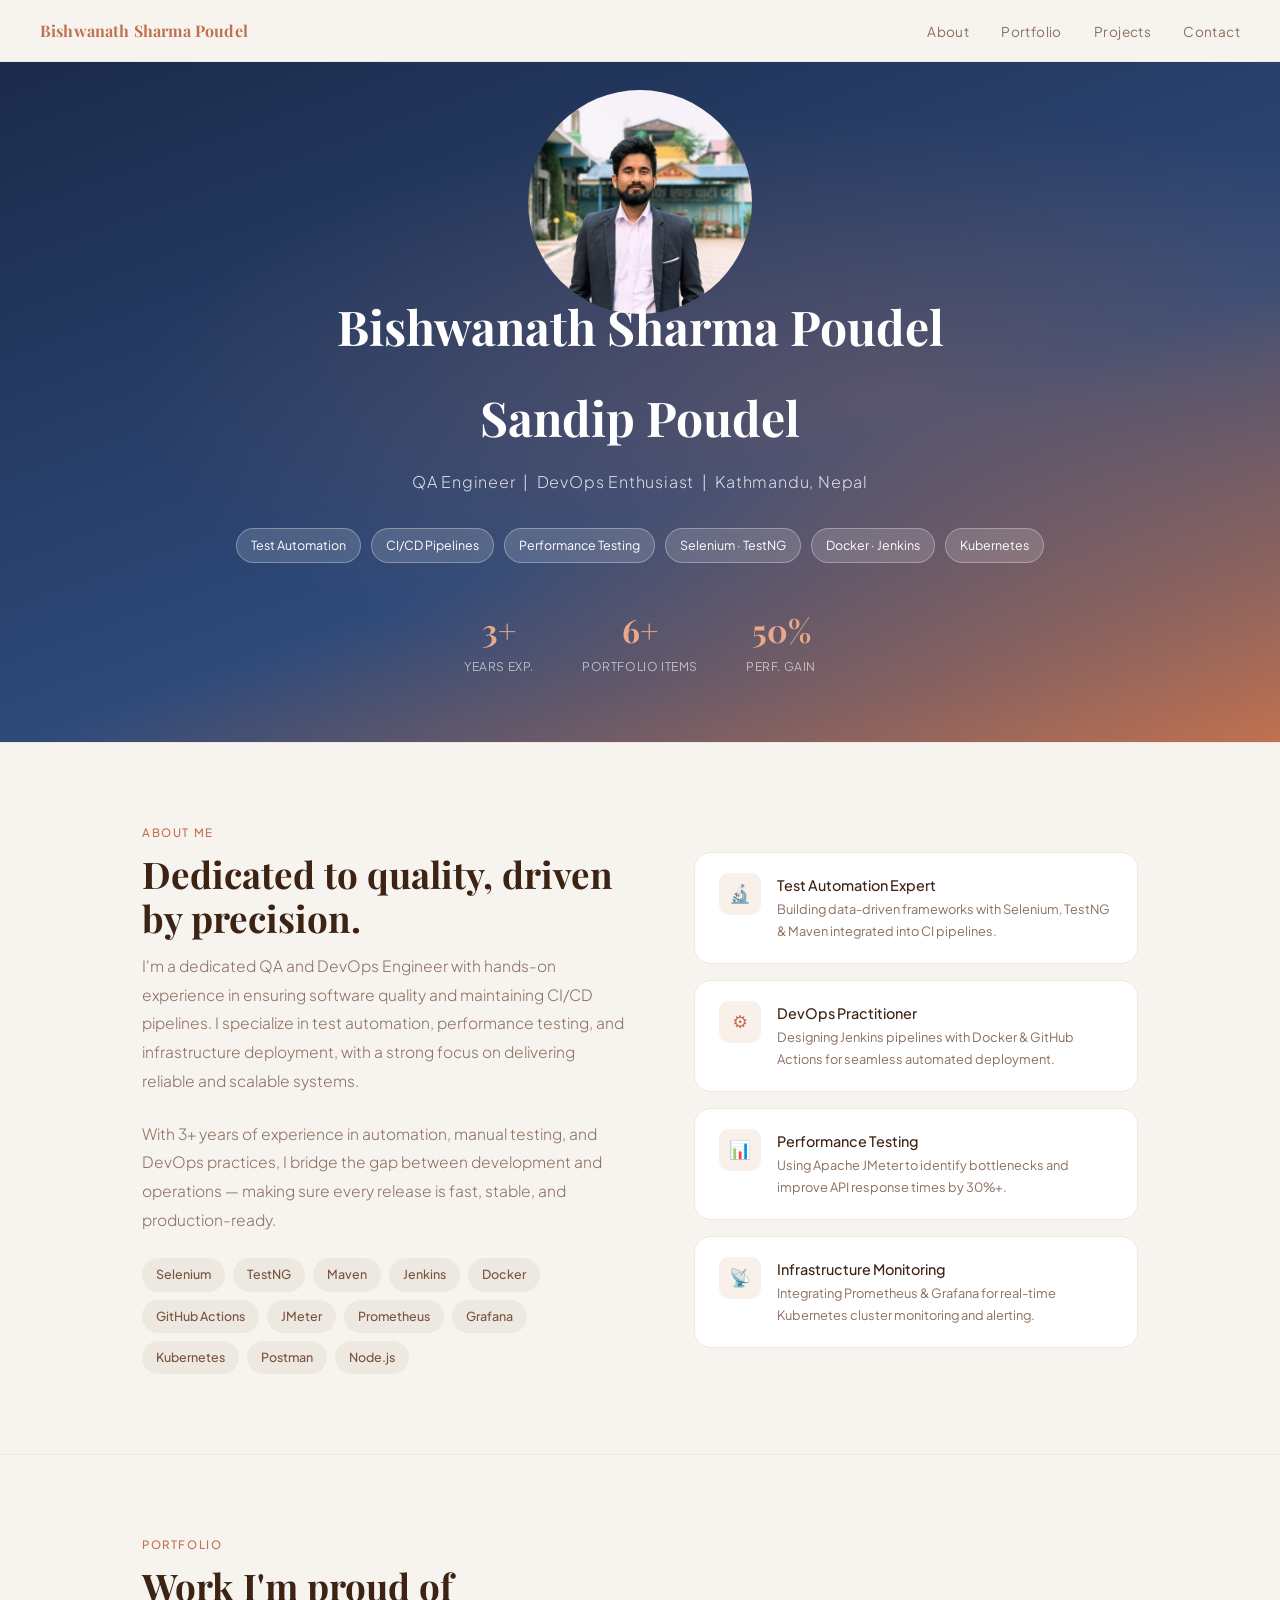
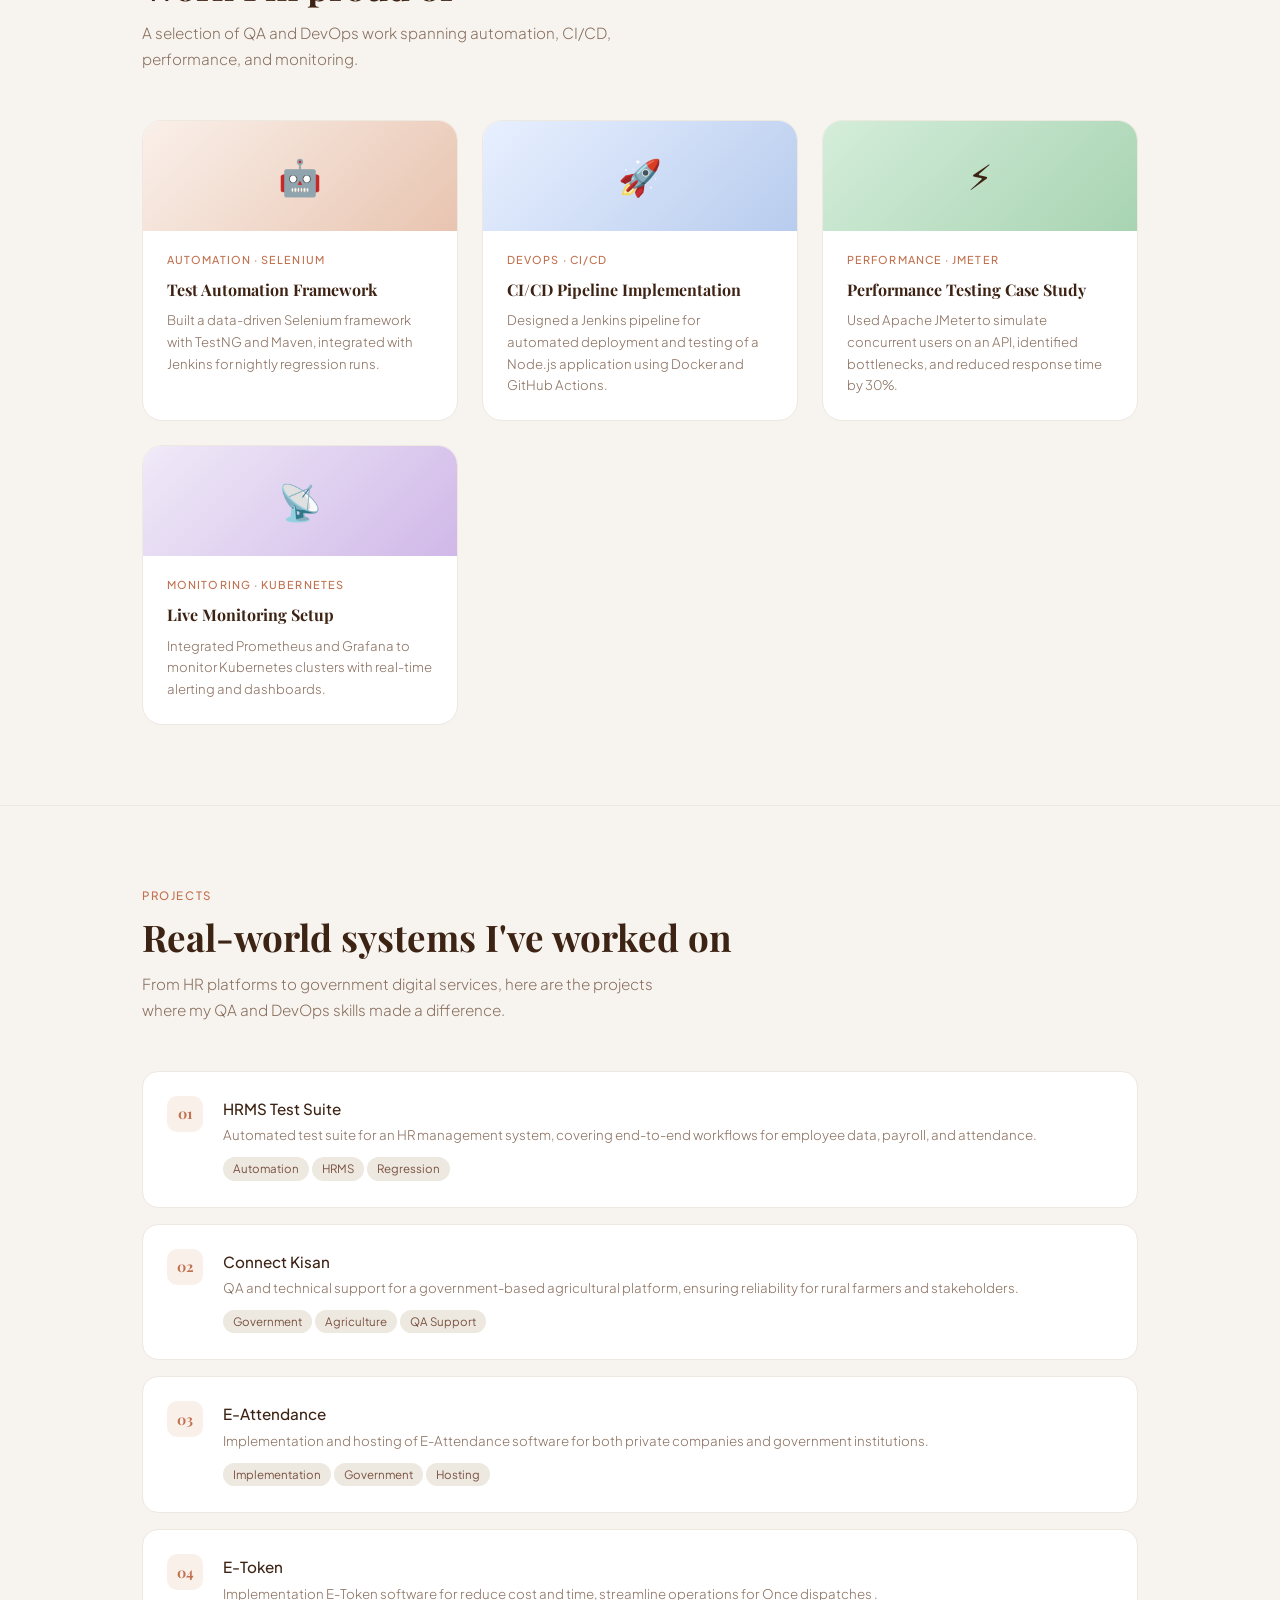
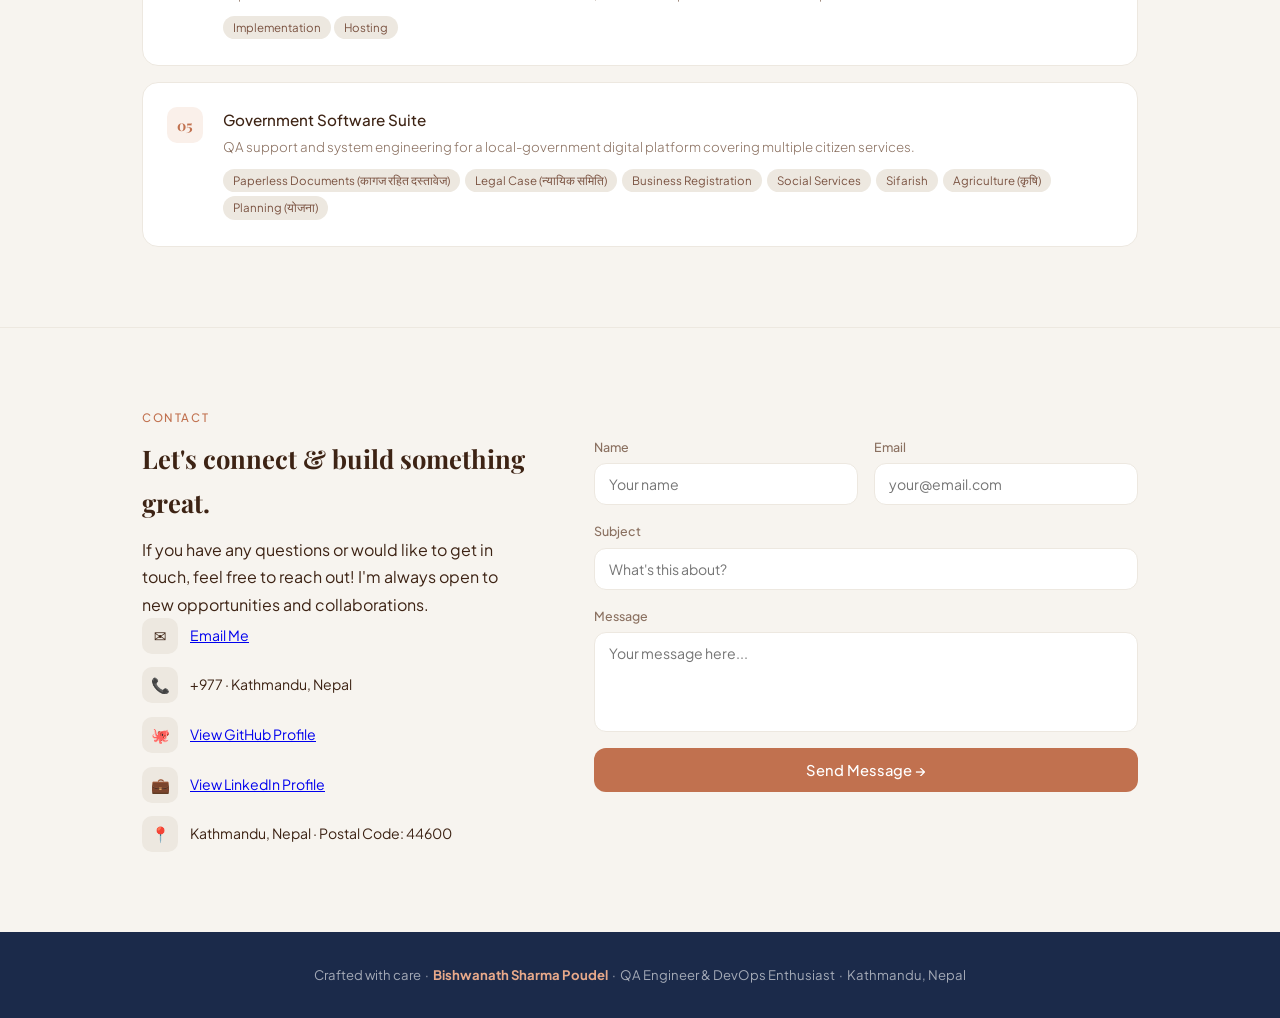
<file: index.html>
<!DOCTYPE html>
<html lang="en">
<head>
<meta charset="UTF-8"/>
<meta name="viewport" content="width=device-width, initial-scale=1.0"/>
<link href="https://fonts.googleapis.com/css2?family=Playfair+Display:wght@500;700&family=Plus+Jakarta+Sans:wght@300;400;500&display=swap" rel="stylesheet"/>
<style>
*,*::before,*::after{box-sizing:border-box;margin:0;padding:0;}
:root{
  --bg:#F7F4EF;
  --white:#FFFFFF;
  --sand:#EDE8E0;
  --terra:#C1714F;
  --terra-light:#E8A98A;
  --terra-pale:#FAF0EA;
  --brown:#3D2314;
  --brown-mid:#7A5240;
  --muted:#8A7060;
  --green:#3B7A57;
  --green-light:#D4EDDA;
  --navy:#1B2A4A;
  --serif:'Playfair Display',Georgia,serif;
  --sans:'Plus Jakarta Sans',system-ui,sans-serif;
}
html{scroll-behavior:smooth;}
body{font-family:var(--sans);background:var(--bg);color:var(--brown);line-height:1.7;font-size:16px;}

/* NAV */
nav{
  position:sticky;top:0;z-index:100;
  background:rgba(247,244,239,0.95);
  backdrop-filter:blur(10px);
  border-bottom:1px solid var(--sand);
  display:flex;align-items:center;justify-content:space-between;
  padding:0 2.5rem;height:62px;
}
.nav-logo{font-family:var(--serif);font-size:1rem;color:var(--terra);font-weight:700;letter-spacing:0.01em;}
.nav-links{display:flex;gap:2rem;list-style:none;}
.nav-links a{text-decoration:none;color:var(--muted);font-size:0.85rem;font-weight:400;transition:color 0.2s;letter-spacing:0.03em;}
.nav-links a:hover{color:var(--terra);}

/* HERO */
.hero{
  background:linear-gradient(160deg,#1B2A4A 0%,#2E4A7A 60%,#C1714F 100%);
  color:white;
  padding:5rem 2rem 4rem;
  text-align:center;
  position:relative;
  overflow:hidden;
}
.hero::before{
  content:'';position:absolute;inset:0;
  background:radial-gradient(ellipse at 70% 50%, rgba(193,113,79,0.3) 0%, transparent 60%);
}
.avatar-ring{
  width:130px;height:120px;border-radius:50%;
  background:linear-gradient(135deg,var(--terra),var(--terra-light));
  display:flex;align-items:center;justify-content:center;
  margin:0 auto 1.5rem;
  font-family:var(--serif);font-size:2.8rem;font-weight:700;
  color:white;
  border:4px solid rgba(255,255,255,0.3);
  position:relative;z-index:1;
}
.hero h1{
  font-family:var(--serif);
  font-size:clamp(2rem,4vw,3rem);
  font-weight:700;
  margin-bottom:0.6rem;
  position:relative;z-index:1;
}
  .hero h2{
  font-family:var(--serif);
  font-size:clamp(2rem,4vw,3rem);
  font-weight:700;
  margin-bottom:0.6rem;
  position:relative;z-index:1;
}
.hero-role{
  font-size:1rem;color:rgba(255,255,255,0.8);
  font-weight:300;letter-spacing:0.05em;
  margin-bottom:2rem;position:relative;z-index:1;
}
.hero-chips{display:flex;gap:10px;justify-content:center;flex-wrap:wrap;position:relative;z-index:1;margin-bottom:2.5rem;}
.chip{
  background:rgba(255,255,255,0.15);
  border:1px solid rgba(255,255,255,0.3);
  color:white;font-size:0.78rem;
  padding:6px 14px;border-radius:100px;font-weight:400;
}
.hero-stats{
  display:flex;gap:3rem;justify-content:center;
  position:relative;z-index:1;
}
.hero-stat-val{font-family:var(--serif);font-size:2rem;font-weight:700;color:var(--terra-light);}
.hero-stat-lbl{font-size:0.75rem;color:rgba(255,255,255,0.6);letter-spacing:0.05em;text-transform:uppercase;}

/* SECTION BASE */
section{max-width:1060px;margin:0 auto;padding:5rem 2rem;}
.sec-label{font-size:0.72rem;letter-spacing:0.14em;text-transform:uppercase;color:var(--terra);font-weight:500;margin-bottom:0.6rem;}
.sec-title{font-family:var(--serif);font-size:clamp(1.7rem,3vw,2.3rem);font-weight:700;margin-bottom:0.75rem;line-height:1.2;}
.sec-sub{color:var(--muted);font-size:0.95rem;font-weight:300;margin-bottom:3rem;max-width:540px;}
.divider{border:none;border-top:1px solid var(--sand);margin:0;}

/* ABOUT */
.about-grid{display:grid;grid-template-columns:1.1fr 1fr;gap:4rem;align-items:start;}
.about-bio{color:var(--muted);font-weight:300;font-size:0.97rem;line-height:1.85;margin-bottom:1.5rem;}
.skills-grid{display:flex;flex-wrap:wrap;gap:8px;margin-top:1.5rem;}
.skill-pill{
  background:var(--sand);color:var(--brown-mid);
  font-size:0.78rem;padding:6px 14px;border-radius:100px;font-weight:500;
}
.about-cards{display:flex;flex-direction:column;gap:1rem;}
.about-card{
  background:var(--white);border:1px solid var(--sand);
  border-radius:16px;padding:1.25rem 1.5rem;
  display:flex;gap:1rem;align-items:flex-start;
}
.about-card-icon{
  width:42px;height:42px;border-radius:10px;
  background:var(--terra-pale);color:var(--terra);
  display:flex;align-items:center;justify-content:center;
  font-size:1.1rem;flex-shrink:0;
}
.about-card-title{font-weight:500;font-size:0.9rem;margin-bottom:2px;}
.about-card-desc{font-size:0.8rem;color:var(--muted);}

/* PORTFOLIO */
.portfolio-grid{display:grid;grid-template-columns:repeat(auto-fit,minmax(270px,1fr));gap:1.5rem;}
.port-card{
  background:var(--white);border:1px solid var(--sand);
  border-radius:20px;overflow:hidden;
  transition:transform 0.2s,box-shadow 0.2s;
}
.port-card:hover{transform:translateY(-4px);box-shadow:0 12px 32px rgba(61,35,20,0.1);}
.port-thumb{
  height:110px;display:flex;align-items:center;justify-content:center;font-size:2.2rem;
}
.pt1{background:linear-gradient(135deg,#FAF0EA,#E8C4B0);}
.pt2{background:linear-gradient(135deg,#E8F0FF,#B8CCEE);}
.pt3{background:linear-gradient(135deg,#D4EDDA,#A8D4B2);}
.pt4{background:linear-gradient(135deg,#F0EAF8,#D0B8E8);}
.port-body{padding:1.25rem 1.5rem 1.5rem;}
.port-tag{font-size:0.68rem;letter-spacing:0.1em;text-transform:uppercase;color:var(--terra);font-weight:500;margin-bottom:0.4rem;}
.port-title{font-family:var(--serif);font-size:1rem;font-weight:700;margin-bottom:0.4rem;}
.port-desc{font-size:0.82rem;color:var(--muted);font-weight:300;line-height:1.65;}

/* PROJECTS */
.projects-list{display:flex;flex-direction:column;gap:1rem;}
.project-item{
  background:var(--white);border:1px solid var(--sand);
  border-radius:16px;padding:1.5rem;
  display:flex;gap:1.25rem;align-items:flex-start;
  transition:border-color 0.2s;
}
.project-item:hover{border-color:var(--terra-light);}
.proj-num{
  width:36px;height:36px;border-radius:10px;
  background:var(--terra-pale);color:var(--terra);
  display:flex;align-items:center;justify-content:center;
  font-family:var(--serif);font-size:0.9rem;font-weight:700;flex-shrink:0;
}
.proj-title{font-weight:500;font-size:0.95rem;margin-bottom:3px;}
.proj-desc{font-size:0.83rem;color:var(--muted);font-weight:300;}
.proj-sub{font-size:0.78rem;color:var(--muted);margin-top:0.5rem;}
.proj-sub span{
  display:inline-block;background:var(--sand);color:var(--brown-mid);
  padding:2px 10px;border-radius:100px;margin:2px 3px 2px 0;font-size:0.72rem;
}

/* CONTACT */
.contact-wrap{display:grid;grid-template-columns:1fr 1.4fr;gap:4rem;align-items:start;}
.contact-info-title{font-family:var(--serif);font-size:1.6rem;font-weight:700;margin-bottom:0.75rem;}
.contact-info p{color:var(--muted);font-weight:300;font-size:0.93rem;margin-bottom:1.75rem;}
.contact-links{display:flex;flex-direction:column;gap:0.85rem;}
.contact-row{display:flex;align-items:center;gap:0.75rem;font-size:0.88rem;color:var(--brown);}
.contact-icon{
  width:36px;height:36px;border-radius:10px;
  background:var(--sand);display:flex;align-items:center;justify-content:center;
  font-size:0.95rem;flex-shrink:0;
}
.contact-form{display:flex;flex-direction:column;gap:1rem;}
.form-row{display:grid;grid-template-columns:1fr 1fr;gap:1rem;}
.form-field{display:flex;flex-direction:column;gap:5px;}
.form-field label{font-size:0.78rem;font-weight:500;color:var(--muted);}
.form-field input,.form-field textarea,.form-field select{
  background:var(--white);border:1px solid var(--sand);border-radius:12px;
  padding:11px 14px;font-family:var(--sans);font-size:0.88rem;color:var(--brown);
  outline:none;transition:border-color 0.2s;resize:none;
}
.form-field input:focus,.form-field textarea:focus{border-color:var(--terra-light);}
.form-field textarea{min-height:100px;}
.form-submit{
  background:var(--terra);color:white;border:none;
  padding:13px;border-radius:12px;
  font-family:var(--sans);font-size:0.92rem;font-weight:500;
  cursor:pointer;transition:background 0.2s;
}
.form-submit:hover{background:#A05C3A;}

/* FOOTER */
footer{
  background:var(--navy);color:rgba(255,255,255,0.6);
  text-align:center;padding:2rem;font-size:0.82rem;
}
footer strong{color:var(--terra-light);}

@media(max-width:768px){
  .about-grid,.contact-wrap{grid-template-columns:1fr;gap:2rem;}
  .form-row{grid-template-columns:1fr;}
  .hero-stats{gap:1.5rem;}
}
</style>
</head>
<body>

<!-- NAV -->
<nav>
  <span class="nav-logo">Bishwanath Sharma Poudel</span>
  <ul class="nav-links">
    <li><a href="#about">About</a></li>
    <li><a href="#portfolio">Portfolio</a></li>
    <li><a href="index1.html">Projects</a></li>
    <li><a href="#contact">Contact</a></li>
  </ul>
</nav>

<!-- HERO -->
<div class="hero">
  <div class="avatar-ring" id="avatar-ring">
  <img src="me.jpg" alt="Bishwanath Sharma Poudel" style="width:200%;height:200%;object-fit:cover;border-radius:50%;"/>
</div>

  <h1>Bishwanath Sharma Poudel</h1>
  <h2>Sandip Poudel</h2>
  <p class="hero-role">QA Engineer &nbsp;|&nbsp; DevOps Enthusiast &nbsp;|&nbsp; Kathmandu, Nepal</p>
  <div class="hero-chips">
    <span class="chip">Test Automation</span>
    <span class="chip">CI/CD Pipelines</span>
    <span class="chip">Performance Testing</span>
    <span class="chip">Selenium · TestNG</span>
    <span class="chip">Docker · Jenkins</span>
    <span class="chip">Kubernetes</span>
  </div>
  <div class="hero-stats">
    <div><div class="hero-stat-val">3+</div><div class="hero-stat-lbl">Years Exp.</div></div>
    <div><div class="hero-stat-val">6+</div><div class="hero-stat-lbl">Portfolio Items</div></div>
    <div><div class="hero-stat-val">50%</div><div class="hero-stat-lbl">Perf. Gain</div></div>
  </div>
</div>

<hr class="divider"/>

<!-- ABOUT -->
<section id="about">
  <p class="sec-label">About Me</p>
  <div class="about-grid">
    <div>
      <h2 class="sec-title">Dedicated to quality, driven by precision.</h2>
      <p class="about-bio">I'm a dedicated QA and DevOps Engineer with hands-on experience in ensuring software quality and maintaining CI/CD pipelines. I specialize in test automation, performance testing, and infrastructure deployment, with a strong focus on delivering reliable and scalable systems.</p>
      <p class="about-bio">With 3+ years of experience in automation, manual testing, and DevOps practices, I bridge the gap between development and operations — making sure every release is fast, stable, and production-ready.</p>
      <div class="skills-grid">
        <span class="skill-pill">Selenium</span>
        <span class="skill-pill">TestNG</span>
        <span class="skill-pill">Maven</span>
        <span class="skill-pill">Jenkins</span>
        <span class="skill-pill">Docker</span>
        <span class="skill-pill">GitHub Actions</span>
        <span class="skill-pill">JMeter</span>
        <span class="skill-pill">Prometheus</span>
        <span class="skill-pill">Grafana</span>
        <span class="skill-pill">Kubernetes</span>
        <span class="skill-pill">Postman</span>
        <span class="skill-pill">Node.js</span>
      </div>
    </div>
    <div class="about-cards">
      <div class="about-card">
        <div class="about-card-icon">🔬</div>
        <div>
          <div class="about-card-title">Test Automation Expert</div>
          <div class="about-card-desc">Building data-driven frameworks with Selenium, TestNG & Maven integrated into CI pipelines.</div>
        </div>
      </div>
      <div class="about-card">
        <div class="about-card-icon">⚙️</div>
        <div>
          <div class="about-card-title">DevOps Practitioner</div>
          <div class="about-card-desc">Designing Jenkins pipelines with Docker & GitHub Actions for seamless automated deployment.</div>
        </div>
      </div>
      <div class="about-card">
        <div class="about-card-icon">📊</div>
        <div>
          <div class="about-card-title">Performance Testing</div>
          <div class="about-card-desc">Using Apache JMeter to identify bottlenecks and improve API response times by 30%+.</div>
        </div>
      </div>
      <div class="about-card">
        <div class="about-card-icon">📡</div>
        <div>
          <div class="about-card-title">Infrastructure Monitoring</div>
          <div class="about-card-desc">Integrating Prometheus & Grafana for real-time Kubernetes cluster monitoring and alerting.</div>
        </div>
      </div>
    </div>
  </div>
</section>

<hr class="divider"/>

<!-- PORTFOLIO -->
<section id="portfolio">
  <p class="sec-label">Portfolio</p>
  <h2 class="sec-title">Work I'm proud of</h2>
  <p class="sec-sub">A selection of QA and DevOps work spanning automation, CI/CD, performance, and monitoring.</p>
  <div class="portfolio-grid">
    <div class="port-card">
      <div class="port-thumb pt1">🤖</div>
      <div class="port-body">
        <div class="port-tag">Automation · Selenium</div>
        <div class="port-title">Test Automation Framework</div>
        <div class="port-desc">Built a data-driven Selenium framework with TestNG and Maven, integrated with Jenkins for nightly regression runs.</div>
      </div>
    </div>
    <div class="port-card">
      <div class="port-thumb pt2">🚀</div>
      <div class="port-body">
        <div class="port-tag">DevOps · CI/CD</div>
        <div class="port-title">CI/CD Pipeline Implementation</div>
        <div class="port-desc">Designed a Jenkins pipeline for automated deployment and testing of a Node.js application using Docker and GitHub Actions.</div>
      </div>
    </div>
    <div class="port-card">
      <div class="port-thumb pt3">⚡</div>
      <div class="port-body">
        <div class="port-tag">Performance · JMeter</div>
        <div class="port-title">Performance Testing Case Study</div>
        <div class="port-desc">Used Apache JMeter to simulate concurrent users on an API, identified bottlenecks, and reduced response time by 30%.</div>
      </div>
    </div>
    <div class="port-card">
      <div class="port-thumb pt4">📡</div>
      <div class="port-body">
        <div class="port-tag">Monitoring · Kubernetes</div>
        <div class="port-title">Live Monitoring Setup</div>
        <div class="port-desc">Integrated Prometheus and Grafana to monitor Kubernetes clusters with real-time alerting and dashboards.</div>
      </div>
    </div>
  </div>
</section>

<hr class="divider"/>

<!-- PROJECTS -->
<section id="projects">
  <p class="sec-label">Projects</p>
  <h2 class="sec-title">Real-world systems I've worked on</h2>
  <p class="sec-sub">From HR platforms to government digital services, here are the projects where my QA and DevOps skills made a difference.</p>
  <div class="projects-list">
    <div class="project-item">
      <div class="proj-num">01</div>
      <div>
        <div class="proj-title">HRMS Test Suite</div>
        <div class="proj-desc">Automated test suite for an HR management system, covering end-to-end workflows for employee data, payroll, and attendance.</div>
        <div class="proj-sub"><span>Automation</span><span>HRMS</span><span>Regression</span></div>
      </div>
    </div>
    <div class="project-item">
      <div class="proj-num">02</div>
      <div>
        <div class="proj-title">Connect Kisan</div>
        <div class="proj-desc">QA and technical support for a government-based agricultural platform, ensuring reliability for rural farmers and stakeholders.</div>
        <div class="proj-sub"><span>Government</span><span>Agriculture</span><span>QA Support</span></div>
      </div>
    </div>
    <div class="project-item">
      <div class="proj-num">03</div>
      <div>
        <div class="proj-title">E-Attendance</div>
        <div class="proj-desc">Implementation and hosting of E-Attendance software for both private companies and government institutions.</div>
        <div class="proj-sub"><span>Implementation</span><span>Government</span><span>Hosting</span></div>
      </div>
    </div>
      <div class="project-item">
      <div class="proj-num">04</div>
      <div>
        <div class="proj-title">E-Token</div>
        <div class="proj-desc">Implementation E-Token software for reduce cost and time, streamline operations for Once dispatches .</div>
        <div class="proj-sub"><span>Implementation</span><span>Hosting</span></div>
      </div>




    </div>
    <div class="project-item">
      <div class="proj-num">05</div>
      <div>
        <div class="proj-title">Government Software Suite</div>
        <div class="proj-desc">QA support and system engineering for a local-government digital platform covering multiple citizen services.</div>
        <div class="proj-sub">
          <span>Paperless Documents (कागज रहित दस्तावेज)</span>
          <span>Legal Case (न्यायिक समिति)</span>
          <span>Business Registration</span>
          <span>Social Services</span>
          <span>Sifarish</span>
          <span>Agriculture (कृषि)</span>
          <span>Planning (योजना)</span>
        </div>
      </div>
    </div>
  </div>
</section>

<hr class="divider"/>

<!-- CONTACT -->
<section id="contact">
  <p class="sec-label">Contact</p>
  <div class="contact-wrap">
    <div>
      <div class="contact-info-title">Let's connect & build something great.</div>
      <p>If you have any questions or would like to get in touch, feel free to reach out! I'm always open to new opportunities and collaborations.</p>
      <div class="contact-links">
        <div class="contact-row">
          <div class="contact-icon">✉️</div>
          <span><a href="mailto:bishwanathsharmapoudel@gmail.com">Email Me</a></span>
        </div>
        <div class="contact-row">
          <div class="contact-icon">📞</div>
          <span>+977 · Kathmandu, Nepal</span>
        </div>
        <div class="contact-row">
          <div class="contact-icon">🐙</div>
          <span><a href="https://github.com/sandip-7" target="_blank">View GitHub Profile</a></span>
        </div>
        <div class="contact-row">
          <div class="contact-icon">💼</div>
          <span><a href="https://www.linkedin.com/in/bishwanath-sharma-poudel-92ab80177/" target="_blank">View LinkedIn Profile</span></a>
        </div>
        <div class="contact-row">
          <div class="contact-icon">📍</div>
          <span>Kathmandu, Nepal · Postal Code: 44600</span>
        </div>
      </div>
    </div>
    <div class="contact-form">
      <div class="form-row">
        <div class="form-field">
          <label>Name</label>
          <input type="text" placeholder="Your name"/>
        </div>
        <div class="form-field">
          <label>Email</label>
          <input type="email" placeholder="your@email.com"/>
        </div>
      </div>
      <div class="form-field">
        <label>Subject</label>
        <input type="text" placeholder="What's this about?"/>
      </div>
      <div class="form-field">
        <label>Message</label>
        <textarea placeholder="Your message here..."></textarea>
      </div>
      <button class="form-submit">Send Message →</button>
    </div>
  </div>
</section>

<footer>
  <p>Crafted with care &nbsp;·&nbsp; <strong>Bishwanath Sharma Poudel</strong> &nbsp;·&nbsp; QA Engineer & DevOps Enthusiast &nbsp;·&nbsp; Kathmandu, Nepal</p>
</footer>

</body>
</html>
</file>
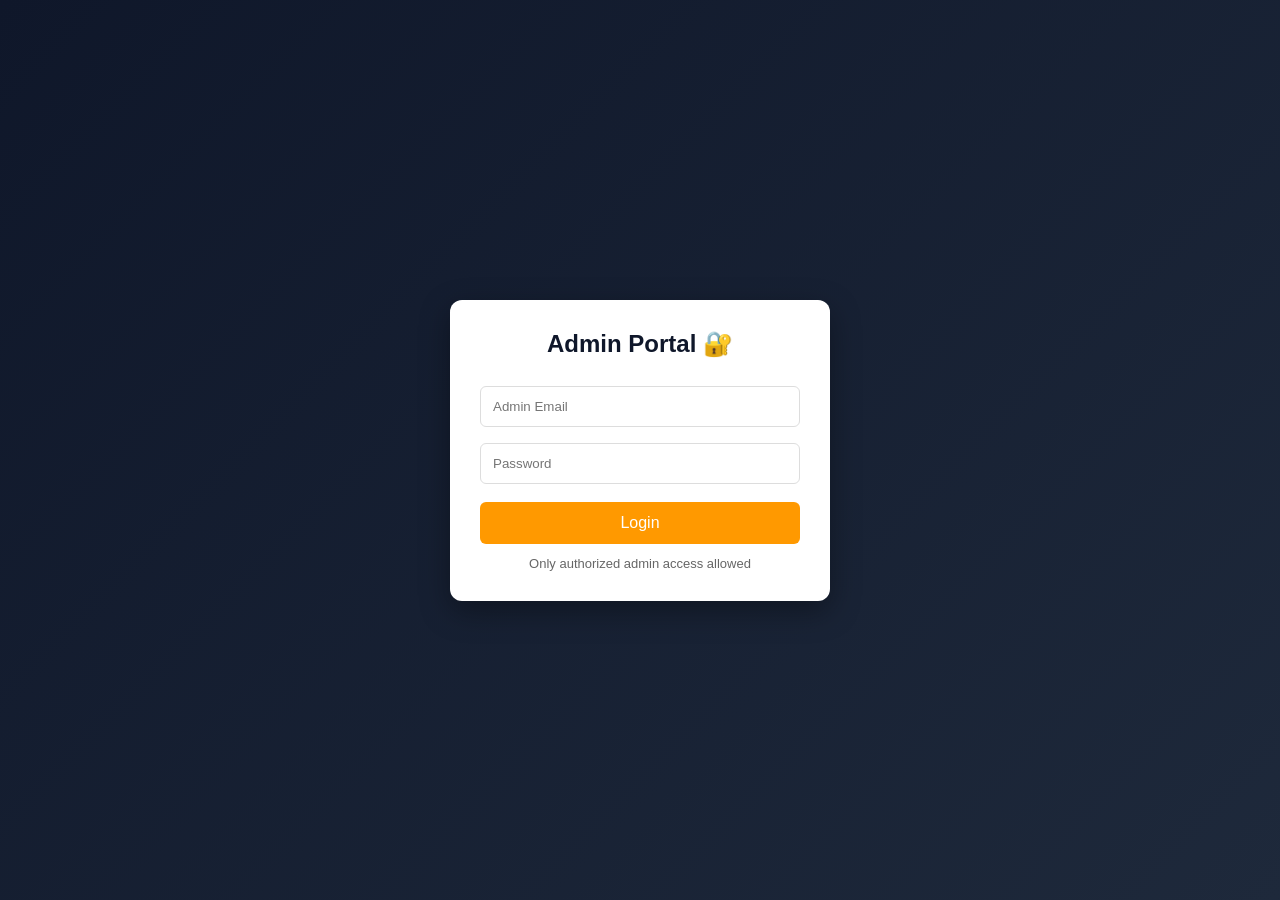
<file: admin-login.html>
<!DOCTYPE html>
<html lang="en">
<head>
<meta charset="UTF-8">
<title>Admin Login - ShopWave</title>
<meta name="viewport" content="width=device-width, initial-scale=1.0">

<link rel="stylesheet" href="css/style.css">

<style>
/* ================= ADMIN LOGIN UI ================= */
body {
  background: linear-gradient(135deg, #0f172a, #1e293b);
  height: 100vh;
  display: flex;
  justify-content: center;
  align-items: center;
}

.form-container {
  background: #fff;
  width: 380px;
  padding: 30px;
  border-radius: 12px;
  box-shadow: 0 10px 30px rgba(0,0,0,0.35);
  text-align: center;
}

.form-container h2 {
  margin-bottom: 20px;
  color: #0f172a;
}

.form-container input {
  width: 100%;
  padding: 12px;
  margin: 8px 0;
  border: 1px solid #ddd;
  border-radius: 6px;
  outline: none;
  transition: 0.2s;
}

.form-container input:focus {
  border-color: #ff9900;
  box-shadow: 0 0 6px rgba(255,153,0,0.4);
}

.form-container button {
  width: 100%;
  padding: 12px;
  margin-top: 10px;
  background: #ff9900;
  border: none;
  color: #fff;
  font-size: 16px;
  border-radius: 6px;
  cursor: pointer;
  transition: 0.3s;
}

.form-container button:hover {
  background: #e68900;
}

.note {
  margin-top: 12px;
  font-size: 13px;
  color: #666;
}
</style>

</head>

<body>

<div class="form-container">

  <h2>Admin Portal 🔐</h2>

  <input id="email" type="email" placeholder="Admin Email">
  <input id="password" type="password" placeholder="Password">

  <button onclick="login()">Login</button>

  <p class="note">Only authorized admin access allowed</p>

</div>

<!-- API -->
<script src="js/api.js"></script>

<script>
async function login() {

  const email = document.getElementById("email").value;
  const password = document.getElementById("password").value;

  if (!email || !password) {
    alert("Please fill all fields");
    return;
  }

  try {
    const res = await api("login", {
      email,
      password
    });

    if (res && res.user && res.user.role === "admin") {

      localStorage.setItem("user", JSON.stringify(res.user));

      alert("Admin login successful ✅");

      window.location.href = "pages/admin-dashboard.html";

    } else {
      alert("Invalid admin credentials ❌");
    }

  } catch (err) {
    console.error(err);
    alert("Server error. Try again.");
  }
}
</script>

</body>
</html>
</file>
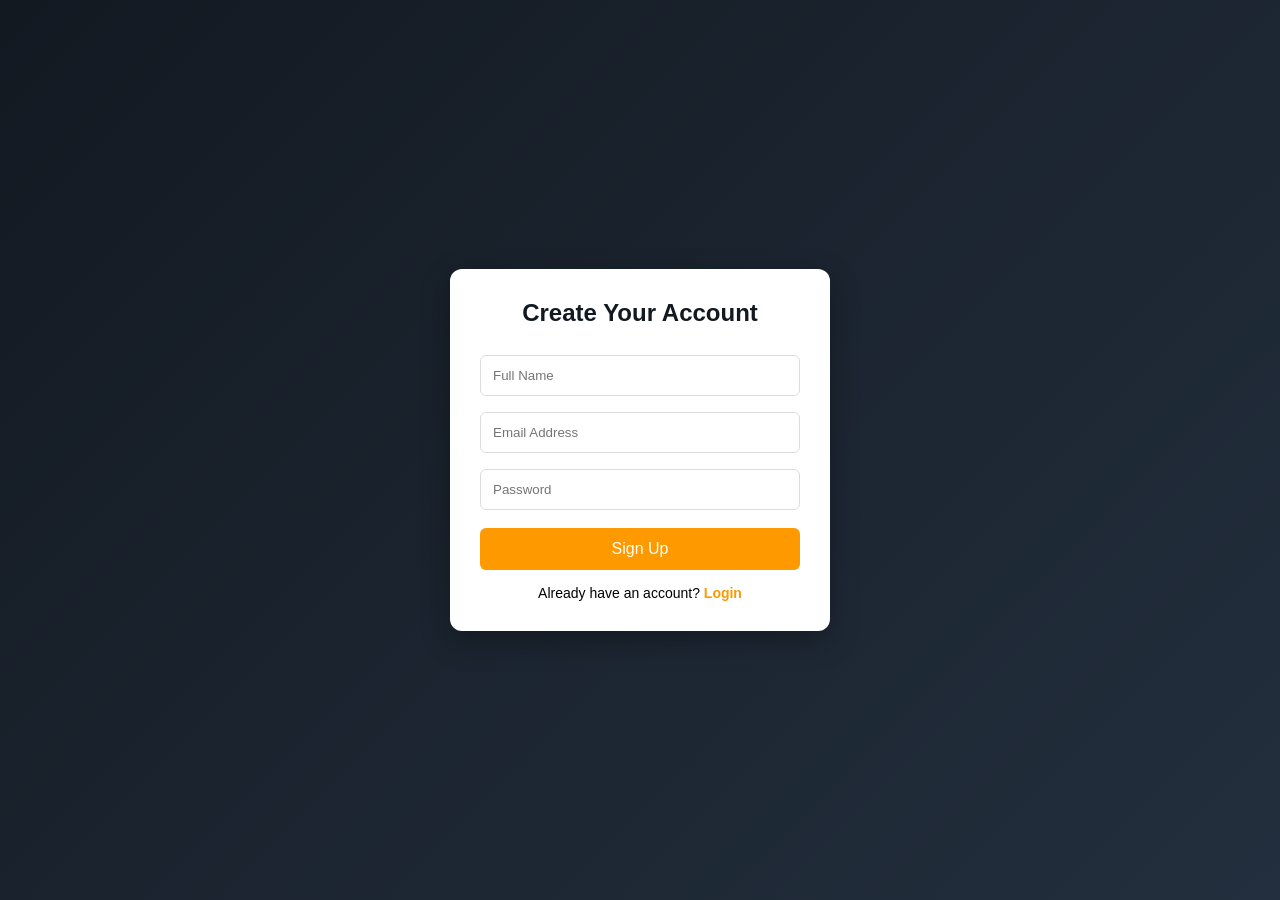
<file: signup.html>
<!DOCTYPE html>
<html lang="en">
<head>
<meta charset="UTF-8">
<title>Signup - ShopWave</title>
<meta name="viewport" content="width=device-width, initial-scale=1.0">

<link rel="stylesheet" href="css/style.css">

<style>
/* ================= AUTH PAGE DESIGN ================= */
body {
  background: linear-gradient(135deg, #131921, #232f3e);
  height: 100vh;
  display: flex;
  justify-content: center;
  align-items: center;
}

.form-container {
  background: #fff;
  width: 380px;
  padding: 30px;
  border-radius: 12px;
  box-shadow: 0 10px 30px rgba(0,0,0,0.3);
  text-align: center;
}

.form-container h2 {
  margin-bottom: 20px;
  color: #131921;
}

.form-container input {
  width: 100%;
  padding: 12px;
  margin: 8px 0;
  border: 1px solid #ddd;
  border-radius: 6px;
  outline: none;
  transition: 0.2s;
}

.form-container input:focus {
  border-color: #ff9900;
  box-shadow: 0 0 5px rgba(255,153,0,0.4);
}

.form-container button {
  width: 100%;
  padding: 12px;
  margin-top: 10px;
  background: #ff9900;
  border: none;
  color: #fff;
  font-size: 16px;
  border-radius: 6px;
  cursor: pointer;
  transition: 0.3s;
}

.form-container button:hover {
  background: #e68900;
}

.form-container p {
  margin-top: 15px;
  font-size: 14px;
}

.form-container a {
  color: #ff9900;
  text-decoration: none;
  font-weight: bold;
}

.form-container a:hover {
  text-decoration: underline;
}
</style>

</head>

<body>

<div class="form-container">

  <h2>Create Your Account</h2>

  <input type="text" id="name" placeholder="Full Name">
  <input type="email" id="email" placeholder="Email Address">
  <input type="password" id="password" placeholder="Password">

  <button onclick="signupUser()">Sign Up</button>

  <p>Already have an account? <a href="user-login.html">Login</a></p>

</div>

<!-- Scripts -->
<script src="js/api.js"></script>
<script src="js/auth.js"></script>

</body>
</html>
</file>
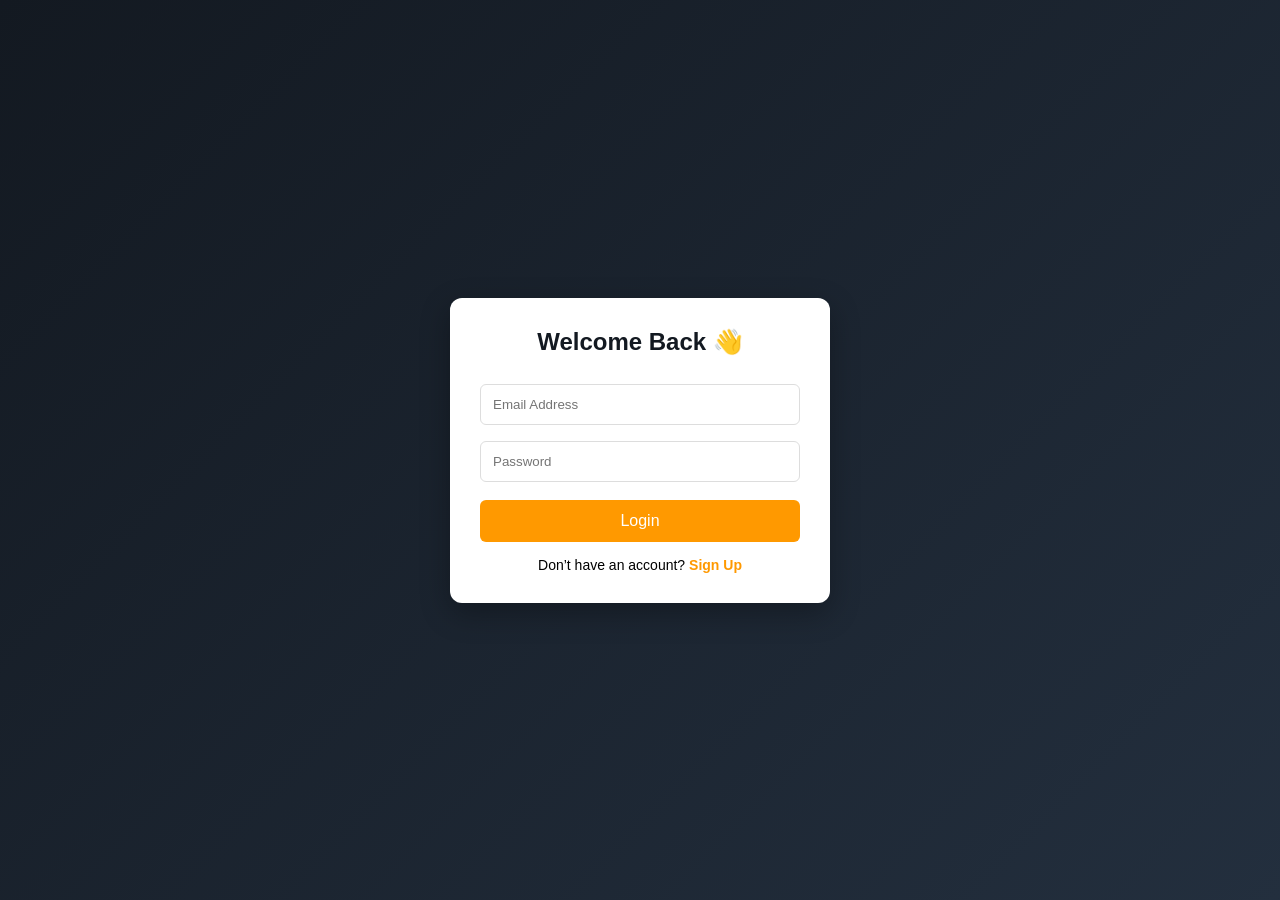
<file: user-login.html>
<!DOCTYPE html>
<html lang="en">
<head>
<meta charset="UTF-8">
<title>User Login - ShopWave</title>
<meta name="viewport" content="width=device-width, initial-scale=1.0">

<link rel="stylesheet" href="css/style.css">

<style>
/* ================= LOGIN UI ================= */
body {
  background: linear-gradient(135deg, #131921, #232f3e);
  height: 100vh;
  display: flex;
  justify-content: center;
  align-items: center;
}

.form-container {
  background: #fff;
  width: 380px;
  padding: 30px;
  border-radius: 12px;
  box-shadow: 0 10px 30px rgba(0,0,0,0.3);
  text-align: center;
}

.form-container h2 {
  margin-bottom: 20px;
  color: #131921;
}

.form-container input {
  width: 100%;
  padding: 12px;
  margin: 8px 0;
  border: 1px solid #ddd;
  border-radius: 6px;
  outline: none;
  transition: 0.2s;
}

.form-container input:focus {
  border-color: #ff9900;
  box-shadow: 0 0 5px rgba(255,153,0,0.4);
}

.form-container button {
  width: 100%;
  padding: 12px;
  margin-top: 10px;
  background: #ff9900;
  border: none;
  color: #fff;
  font-size: 16px;
  border-radius: 6px;
  cursor: pointer;
  transition: 0.3s;
}

.form-container button:hover {
  background: #e68900;
}

.form-container p {
  margin-top: 15px;
  font-size: 14px;
}

.form-container a {
  color: #ff9900;
  text-decoration: none;
  font-weight: bold;
}

.form-container a:hover {
  text-decoration: underline;
}
</style>

</head>

<body>

<div class="form-container">

  <h2>Welcome Back 👋</h2>

  <input type="email" id="email" placeholder="Email Address">
  <input type="password" id="password" placeholder="Password">

  <button onclick="loginUser()">Login</button>

  <p>Don’t have an account? <a href="signup.html">Sign Up</a></p>

</div>

<!-- Scripts -->
<script src="js/api.js"></script>
<script src="js/auth.js"></script>

</body>
</html>
</file>
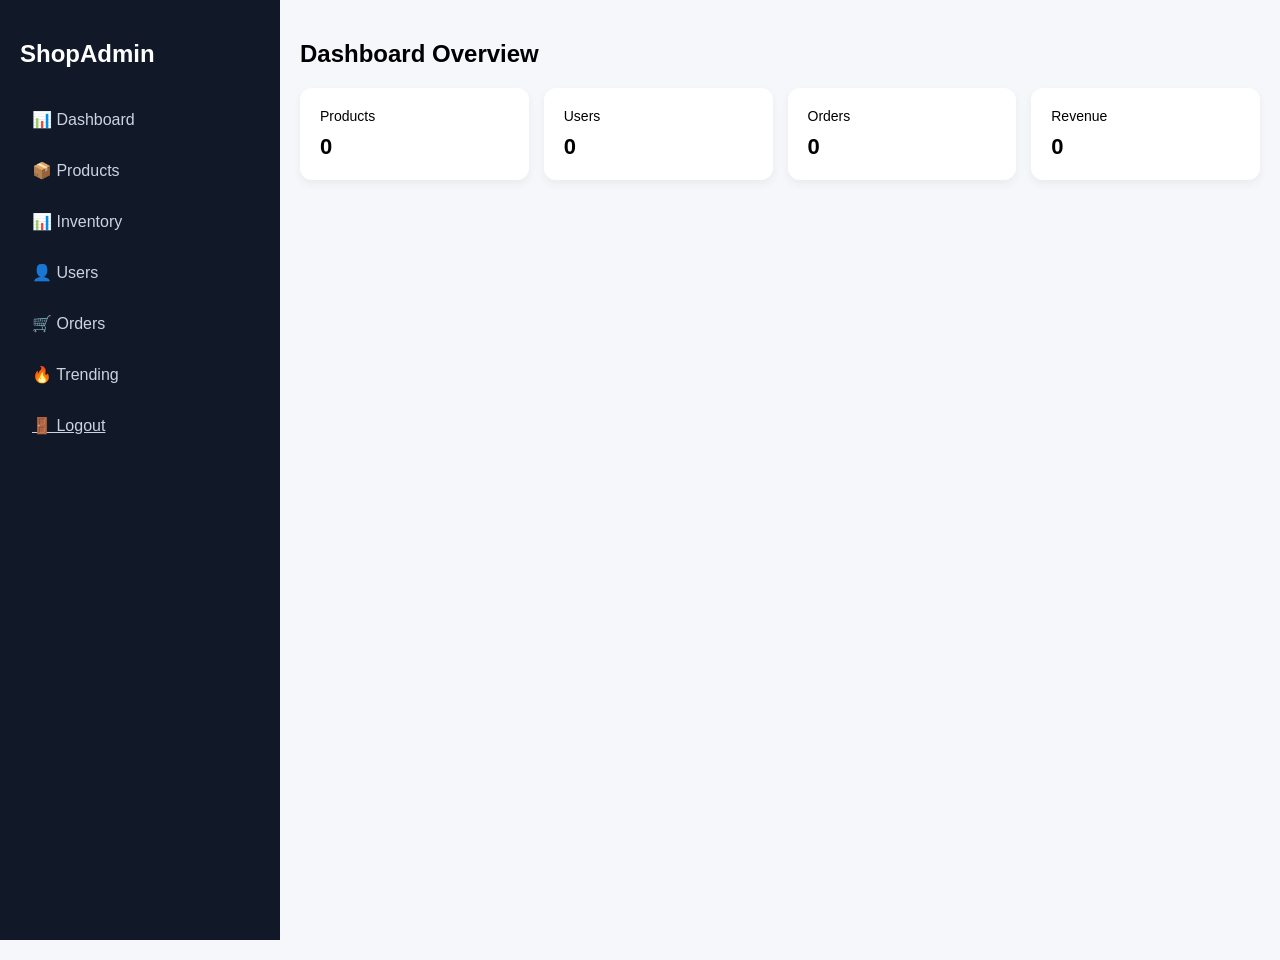
<file: pages/admin-dashboard.html>
<!DOCTYPE html>
<html lang="en">
<head>
<meta charset="UTF-8">
<title>Admin Dashboard</title>

<link rel="stylesheet" href="../css/admin.css">

<style>
/* ================= MODAL SYSTEM ================= */
.modal-box {
    background: #fff;
    width: 650px;
    max-width: 4;
    padding: 20px;
    border-radius: 10px;
    display: grid;
    grid-template-columns: 1fr 1fr;
    gap: 2px;
    box-shadow: 0 8px 25px rgba(0, 0, 0, 0.2);
    grid-auto-flow: row;
    align-content: center;
    justify-content: center;
    align-items: center;
    justify-items: start;
}

.modal-box {
  background: #fff;
  padding: 20px;
  width: 380px;
  border-radius: 10px;
}

.hidden {
  display: none !important;
}

.btn-add {
  margin: 10px 0;
  padding: 10px 12px;
  background: #007bff;
  color: #fff;
  border: none;
  cursor: pointer;
  border-radius: 5px;
}

.item {
  padding: 10px;
  margin: 8px 0;
  border: 1px solid #ddd;
  border-radius: 6px;
}
</style>

</head>

<body>

<div class="layout">

  <!-- SIDEBAR -->
  <div class="sidebar">
    <h2>ShopAdmin</h2>

    <a onclick="show('dashboard')">📊 Dashboard</a>
    <a onclick="show('products')">📦 Products</a>
    <a onclick="show('inventory')">📊 Inventory</a>
    <a onclick="show('users')">👤 Users</a>
    <a onclick="show('orders')">🛒 Orders</a>
    <a onclick="show('trending')">🔥 Trending</a>
    <a href="../admin-login.html">🚪 Logout</a>
  </div>

  <!-- MAIN -->
  <div class="main">

    <!-- DASHBOARD -->
    <div id="dashboard" class="page">
      <h2>Dashboard Overview</h2>

      <div class="cards">
        <div class="card">Products <span id="pCount">0</span></div>
        <div class="card">Users <span id="uCount">0</span></div>
        <div class="card">Orders <span id="oCount">0</span></div>
        <div class="card">Revenue <span id="rCount">0</span></div>
      </div>
      <div id="activityBox" style="margin-top:20px;"></div>
    </div>

    <!-- PRODUCTS -->
    <div id="products" class="page hidden">

      <h2>Products Management</h2>

      <button onclick="openAddForm()" class="btn-add">
        + Add New Product
      </button>

      <div id="productList"></div>

    </div>

    <!-- USERS -->
    <div id="users" class="page hidden">
      <h2>Users</h2>
      <div id="userList"></div>
    </div>

    <!-- ORDERS -->
    <div id="orders" class="page hidden">
      <h2>Orders</h2>
      <div id="orderList"></div>
    </div>

    <!-- INVENTORY -->
<div id="inventory" class="page hidden">
  <h2>Inventory Management</h2>
  <div id="inventoryBox"></div>
</div>

    <!-- TRENDING -->
    <div id="trending" class="page hidden">
      <h2>🔥 Trending</h2>
      <div id="trendingBox"></div>
    </div>
<!-- <button onclick="toggleTrending('${p.id}')">
  🔥 Toggle Trending
</button> -->


  </div>
</div>
<!-- ================= loadPRODUCT MODAL ================= -->
<div id="activityBox" style="margin-top:20px;"></div>

<!-- ================= ADD PRODUCT MODAL ================= -->
<div id="addModal" class="modal hidden">

  <div class="modal-box">

    <h2>Add Product</h2>

   <div>Name <input id="add_name" placeholder="Name"><br><br></div>
   <div> Price<input id="add_price" placeholder="Price"><br><br></div>
    <div>Discount<input id="add_discount" placeholder="Discount"><br><br></div>
    <div>Stock<input id="add_stock" placeholder="Stock"><br><br></div>
    <div>Image URL<input id="add_image" placeholder="Image URL"><br><br>
    <div></div>Description<textarea id="add_desc" placeholder="Description"></textarea><br><br></div>

    <button onclick="saveProduct()">Save</button>
    <button onclick="closeAddForm()">Cancel</button>

  </div>

</div>

<!-- ================= EDIT PRODUCT MODAL ================= -->

<div id="editModal" class="modal hidden">

  <div class="modal-box">

    <h2>Edit Product</h2>
     <!-- <button onclick="toggleTrending('${p.id}')">
      🔥 Trending</button> -->

<!-- <button onclick="toggleTrending('${p.id}')">
  🔥 Toggle Trending
</button> -->

  <input id="edit_id" disabled><br><br>
     <div>Name <input id="edit_name" placeholder="Name"><br><br></div>
   <div> Price<input id="edit_price" placeholder="Price"><br><br></div>
    <div>Discount<input id="edit_discount" placeholder="Discount"><br><br></div>
    <div>Stock<input id="edit_stock" placeholder="Stock"><br><br></div>
    <div>Image URL<input id="edit_image" placeholder="Image URL"><br><br>
      
    <div></div>Description<textarea id="edit_desc" placeholder="Description"></textarea><br><br></div>

    
    <button onclick="saveUpdate()">Update</button>
    <button onclick="closeEditModal()">Cancel</button>
    
  </div>

</div>

<!-- ================= SCRIPTS ================= -->
<script src="../js/api.js"></script>
<script src="../js/admin-ui.js"></script>

</body>
</html>
</file>
<file: css/style.css>
/* ================= GLOBAL ================= */
* {
  margin: 0;
  padding: 0;
  box-sizing: border-box;
  font-family: Arial, sans-serif;
}

body {
  background: #f5f5f5;
}

/* ================= TOP BAR ================= */
.topbar {
  background: #131921;
  color: white;
  display: flex;
  align-items: center;
  justify-content: space-between;
  padding: 12px 20px;
  position: sticky;
  top: 0;
  z-index: 1000;
}

.logo {
  font-size: 22px;
  font-weight: bold;
  color: #ff9900;
}

/* SEARCH */
.search-box {
  flex: 1;
  margin: 0 20px;
  display: flex;
}

.search-box input {
  width: 100%;
  padding: 10px;
  border: none;
  outline: none;
  border-radius: 4px 0 0 4px;
}

.search-box button {
  padding: 10px 15px;
  border: none;
  background: #ff9900;
  cursor: pointer;
  border-radius: 0 4px 4px 0;
}

/* NAV LINKS */
.nav-links a {
  color: white;
  margin-left: 15px;
  text-decoration: none;
  font-size: 14px;
}

.nav-links a:hover {
  color: #ff9900;
}

/* ================= CATEGORY BAR ================= */
.categories {
  background: #232f3e;
  color: white;
  display: flex;
  gap: 15px;
  padding: 10px 20px;
  overflow-x: auto;
}

.categories span {
  cursor: pointer;
  white-space: nowrap;
  font-size: 14px;
}

.categories span:hover {
  color: #ff9900;
}

/* ================= HERO ================= */
.hero {
  height: 320px;
  background: linear-gradient(135deg, #ff9900, #ffb84d);
  display: flex;
  flex-direction: column;
  justify-content: center;
  align-items: center;
  text-align: center;
  color: white;
}

.hero h1 {
  font-size: 42px;
}

.hero p {
  margin-top: 10px;
  font-size: 18px;
}

.btn {
  margin-top: 15px;
  background: #131921;
  color: white;
  padding: 10px 20px;
  text-decoration: none;
  border-radius: 5px;
}

.btn:hover {
  background: #000;
}

/* ================= PRODUCTS ================= */
.section {
  padding: 30px 20px;
}

.section h2 {
  margin-bottom: 15px;
}

.grid {
  display: grid;
  grid-template-columns: repeat(auto-fit, minmax(220px, 1fr));
  gap: 15px;
}

/* CARD */
.card {
  background: white;
  padding: 15px;
  border-radius: 10px;
  text-align: center;
  box-shadow: 0 2px 8px rgba(0,0,0,0.1);
  transition: 0.3s;
}

.card:hover {
  transform: translateY(-5px);
}

.card img {
  width: 100%;
  height: 180px;
  object-fit: cover;
  border-radius: 8px;
}

.card h3 {
  margin: 10px 0;
}

.price {
  color: green;
  font-weight: bold;
}

/* ================= FOOTER ================= */
footer {
  background: #131921;
  color: white;
  text-align: center;
  padding: 20px;
  margin-top: 30px;
}
</file>
<file: css/admin.css>
body {
  margin: 0;
  font-family: "Inter", sans-serif;
  background: #f5f7fb;
}

/* LAYOUT */
.layout {
  display: flex;
}

/* SIDEBAR */
.sidebar {
  width: 240px;
  height: 100vh;
  background: #111827;
  color: white;
  padding: 20px;
}

.sidebar h2 {
  margin-bottom: 30px;
}

.sidebar a {
  display: block;
  padding: 12px;
  margin-bottom: 8px;
  color: #cbd5e1;
  cursor: pointer;
  border-radius: 8px;
}

.sidebar a:hover {
  background: #1f2937;
  color: white;
}

/* MAIN */
.main {
  flex: 1;
  padding: 20px;
}

/* CARDS */
.cards {
  display: grid;
  grid-template-columns: repeat(4, 1fr);
  gap: 15px;
}

.card {
  background: white;
  padding: 20px;
  border-radius: 12px;
  box-shadow: 0 4px 10px rgba(0,0,0,0.05);
  font-size: 14px;
}

.card span {
  display: block;
  font-size: 22px;
  font-weight: bold;
  margin-top: 10px;
}

/* PAGE */
.page {
  display: block;
}

.hidden {
  display: none;
}

/* LISTS */
#productList, #userList, #orderList {
  margin-top: 20px;
  display: grid;
  gap: 10px;
}

.item {
  background: white;
  padding: 15px;
  border-radius: 10px;
  display: flex;
  justify-content: space-between;
  box-shadow: 0 2px 8px rgba(0,0,0,0.05);
}
.hidden{
  display:none;
}

.modal{
  position:fixed;
  top:0;
  left:0;
  width:100%;
  height:100%;
  background:rgba(0,0,0,0.5);

  display:flex;
  justify-content:center;
  align-items:center;
}

/* .modal-box{
  background:white;
  padding:20px;
  width:400px;
  border-radius:10px;

  display:flex;
  flex-direction:column;
  gap:10px;
}
.modal {
  position: fixed;
  top: 0;
  left: 0;
  width: 100%;
  height: 100%;
  background: rgba(0,0,0,0.5);
  display: flex;
  justify-content: center;
  align-items: center;
  z-index: 9999;
} */
.modal{
  position:fixed;
  inset:0;
  background:rgba(0,0,0,0.5);

  display:flex;
  justify-content:center;
  align-items:center;

  z-index:9999;
}

.modal-box{
  background:#fff;

  width:650px;
  max-width:95%;

  padding:20px;
  border-radius:10px;

  display:grid;
  grid-template-columns:1fr 1fr;
  gap:12px;

  box-shadow:0 8px 25px rgba(0,0,0,0.2);
}

/* title */
.modal-box h2{
  grid-column:1/3;
  margin:0 0 10px;
}

/* full width fields */
.modal-box textarea,
.modal-box img,
.modal-box button{
  grid-column:1/3;
}

/* inputs */
.modal-box input,
.modal-box textarea{
  width:100%;
  padding:10px 12px;

  border:1px solid #ccc;
  border-radius:6px;

  font-size:14px;
  box-sizing:border-box;
}

/* textarea */
.modal-box textarea{
  min-height:90px;
  resize:none;
}

/* image */
#imgPreview{
  width:120px;
  height:120px;
  object-fit:cover;
  border-radius:8px;
  border:1px solid #ddd;
}

/* buttons */
.modal-box button{
  padding:12px;
  border:none;
  border-radius:6px;

  font-weight:bold;
  cursor:pointer;
}

.modal-box button:first-of-type{
  background:#007bff;
  color:white;
}

.modal-box button:last-of-type{
  background:#e5e5e5;
}
.hidden {
  display: none !important;
}
</file>
